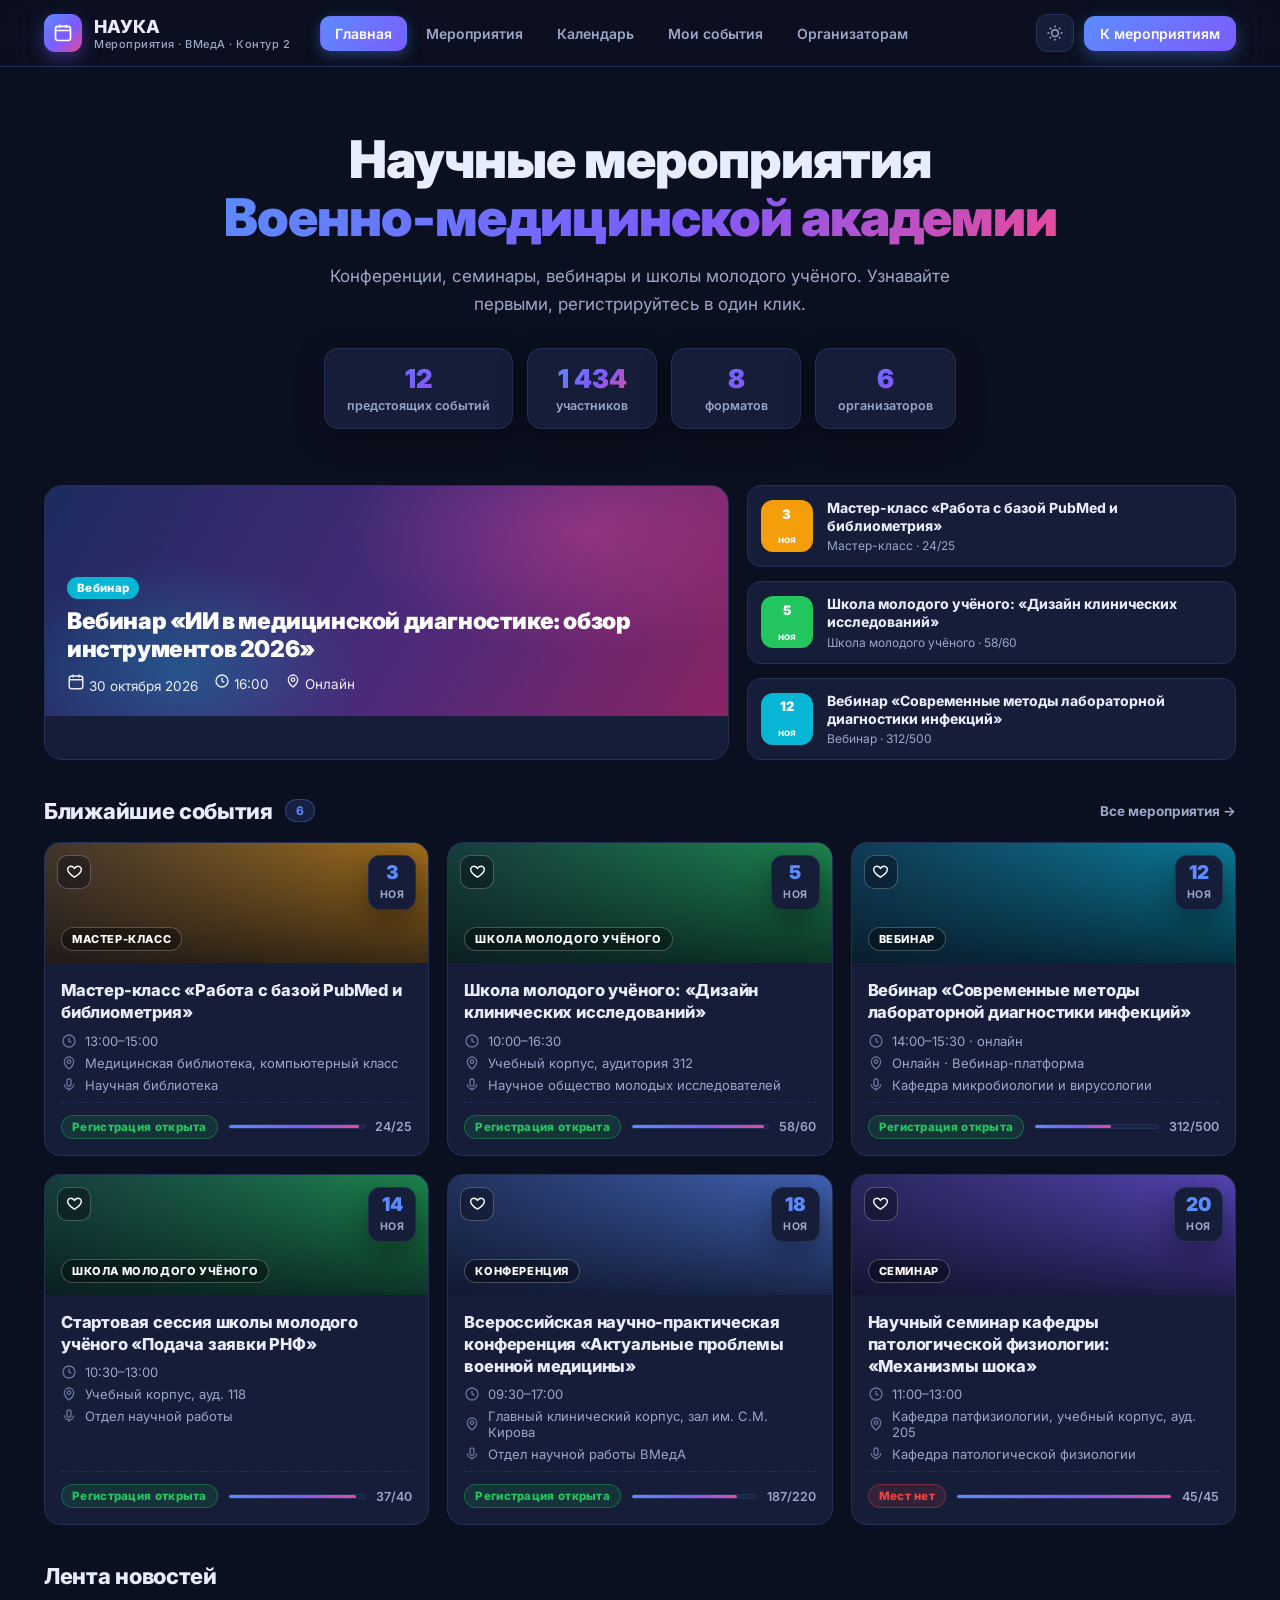
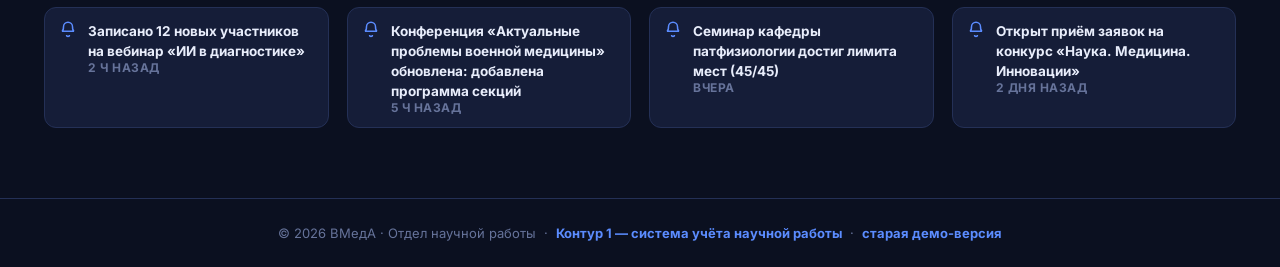
<file: public/index.html>
<!DOCTYPE html>
<html lang="ru" data-theme="dark">
<head>
<meta charset="UTF-8">
<meta name="viewport" content="width=device-width, initial-scale=1.0">
<title>Научные мероприятия — ВМедА | Контур 2</title>
<meta name="description" content="Единый календарь научных мероприятий Военно-медицинской академии: конференции, семинары, вебинары, школы молодого учёного. Онлайн-регистрация.">
<link rel="preconnect" href="https://fonts.googleapis.com">
<link href="https://fonts.googleapis.com/css2?family=Inter:wght@400;600;700;800;900&display=swap" rel="stylesheet">
<link rel="stylesheet" href="css/style.css">
<link rel="icon" href="data:image/svg+xml,<svg xmlns='http://www.w3.org/2000/svg' viewBox='0 0 24 24'><text y='20' font-size='20'>🔬</text></svg>">
</head>
<body>
<header class="hdr"><div class="hdr-in">
  <a class="logo" onclick="go('home')" style="cursor:pointer">
    <span class="logo-ic"><svg width="20" height="20" viewBox="0 0 24 24" fill="none" stroke="currentColor" stroke-width="2"><rect x="3" y="4" width="18" height="17" rx="3"/><path d="M8 2v4M16 2v4M3 9h18"/></svg></span>
    <span>НАУКА<small>Мероприятия · ВМедА · Контур 2</small></span>
  </a>
  <nav class="nav" id="nav"></nav>
  <div class="hdr-r">
    <button class="icobtn" id="themeBtn" title="Сменить тему"></button>
    <button class="btn pri" onclick="go('all')">К мероприятиям</button>
  </div>
</div></header>

<main id="main"></main>

<footer class="ft">© 2026 ВМедА · Отдел научной работы &nbsp;·&nbsp; <a href="https://nauka-sistem-patfiz.waw0.amvera.tech" target="_blank">Контур 1 — система учёта научной работы</a> &nbsp;·&nbsp; <a href="assets/legacy-demo.html">старая демо-версия</a></footer>

<div class="ovl" id="ovl"><div id="modal"></div></div>
<div class="toasts" id="toasts"></div>

<script src="js/data.js"></script>
<script src="js/app.js"></script>
</body>
</html>
</file>
<file: public/css/style.css>
/* ============================================================
   НАУКА · Мероприятия — дизайн-система (единая с Контуром 1)
   ============================================================ */
:root{
  --bg:#0b1020; --bg2:#111832; --panel:#151d38; --panel2:#1a2444;
  --line:#243056; --line2:#2e3b66;
  --txt:#e8edfb; --txt2:#9aa7c7; --txt3:#66739a;
  --acc:#5b8cff; --acc2:#7c5cff; --gr:#22c55e; --am:#f59e0b; --rd:#ef4444; --cy:#06b6d4; --pk:#ec4899;
  --grad:linear-gradient(135deg,#5b8cff,#7c5cff 55%,#ec4899);
  --r:14px; --sh:0 10px 30px rgba(0,0,0,.35);
  --font:'Inter',system-ui,-apple-system,'Segoe UI',Roboto,sans-serif;
}
[data-theme="light"]{
  --bg:#f2f5fb; --bg2:#ffffff; --panel:#ffffff; --panel2:#f6f8fd;
  --line:#e2e8f4; --line2:#cfd9ec;
  --txt:#141a2e; --txt2:#4d5b7c; --txt3:#8b97b3;
  --sh:0 10px 30px rgba(20,40,90,.08);
}
*{box-sizing:border-box;margin:0;padding:0}
html{scroll-behavior:smooth}
body{font-family:var(--font);background:var(--bg);color:var(--txt);min-height:100vh;transition:background .3s,color .3s;-webkit-font-smoothing:antialiased}
button,input,select,textarea{font-family:inherit;font-size:inherit;color:inherit}
a{color:inherit;text-decoration:none}
::selection{background:rgba(91,140,255,.35)}

/* ---------- Header ---------- */
.hdr{position:sticky;top:0;z-index:50;background:color-mix(in srgb,var(--bg) 82%,transparent);backdrop-filter:blur(14px);border-bottom:1px solid var(--line)}
.hdr-in{max-width:1240px;margin:0 auto;display:flex;align-items:center;gap:18px;padding:14px 24px}
.logo{display:flex;align-items:center;gap:12px;font-weight:800;font-size:18px;letter-spacing:.3px}
.logo-ic{width:38px;height:38px;border-radius:11px;background:var(--grad);display:grid;place-items:center;color:#fff;box-shadow:0 6px 18px rgba(124,92,255,.4)}
.logo small{display:block;font-size:11px;font-weight:500;color:var(--txt2);letter-spacing:.5px}
.nav{display:flex;gap:4px;margin-left:12px;flex-wrap:wrap}
.nav a{padding:8px 14px;border-radius:10px;font-size:14px;font-weight:600;color:var(--txt2);cursor:pointer;transition:.2s;border:1px solid transparent}
.nav a:hover{color:var(--txt);background:var(--panel2)}
.nav a.on{color:#fff;background:linear-gradient(135deg,var(--acc),var(--acc2));box-shadow:0 4px 14px rgba(91,140,255,.35)}
.hdr-r{margin-left:auto;display:flex;gap:10px;align-items:center}
.btn{display:inline-flex;align-items:center;gap:8px;padding:9px 16px;border-radius:11px;border:1px solid var(--line2);background:var(--panel);color:var(--txt);font-weight:600;font-size:14px;cursor:pointer;transition:.2s;white-space:nowrap}
.btn:hover{border-color:var(--acc);transform:translateY(-1px)}
.btn.pri{background:linear-gradient(135deg,var(--acc),var(--acc2));border:none;color:#fff;box-shadow:0 6px 18px rgba(91,140,255,.35)}
.btn.pri:hover{filter:brightness(1.1)}
.icobtn{width:38px;height:38px;border-radius:11px;border:1px solid var(--line);background:var(--panel);display:grid;place-items:center;cursor:pointer;transition:.2s;color:var(--txt2)}
.icobtn:hover{color:var(--txt);border-color:var(--acc)}

/* ---------- Hero ---------- */
.hero{position:relative;overflow:hidden;padding:64px 24px 56px;text-align:center}
.hero::before{content:"";position:absolute;inset:-40% -20% auto;background:radial-gradient(600px 320px at 30% 20%,rgba(91,140,255,.28),transparent 60%),radial-gradient(600px 320px at 70% 10%,rgba(236,72,153,.2),transparent 60%),radial-gradient(500px 300px at 50% 60%,rgba(124,92,255,.18),transparent 60%);pointer-events:none}
.hero h1{font-size:clamp(30px,4.6vw,52px);font-weight:900;line-height:1.12;letter-spacing:-1px;position:relative}
.hero h1 .gr{background:var(--grad);-webkit-background-clip:text;background-clip:text;color:transparent}
.hero p{max-width:640px;margin:16px auto 0;color:var(--txt2);font-size:17px;line-height:1.6;position:relative}
.hero-stats{display:flex;gap:14px;justify-content:center;flex-wrap:wrap;margin-top:30px;position:relative}
.hstat{background:var(--panel);border:1px solid var(--line);border-radius:var(--r);padding:14px 22px;min-width:130px;box-shadow:var(--sh)}
.hstat b{display:block;font-size:26px;font-weight:900;background:var(--grad);-webkit-background-clip:text;background-clip:text;color:transparent}
.hstat span{font-size:12.5px;color:var(--txt2);font-weight:600}

/* ---------- Toolbar ---------- */
.wrap{max-width:1240px;margin:0 auto;padding:0 24px 70px}
.tbar{display:flex;gap:12px;align-items:center;flex-wrap:wrap;margin:8px 0 22px}
.search{flex:1;min-width:240px;display:flex;align-items:center;gap:10px;background:var(--panel);border:1px solid var(--line);border-radius:12px;padding:0 14px;transition:.2s}
.search:focus-within{border-color:var(--acc);box-shadow:0 0 0 3px rgba(91,140,255,.18)}
.search input{flex:1;background:none;border:none;outline:none;padding:11px 0;color:var(--txt)}
.search svg{color:var(--txt3);flex:none}
.chips{display:flex;gap:8px;flex-wrap:wrap}
.chip{padding:8px 14px;border-radius:99px;border:1px solid var(--line);background:var(--panel);font-size:13px;font-weight:600;color:var(--txt2);cursor:pointer;transition:.2s;display:inline-flex;gap:6px;align-items:center}
.chip:hover{border-color:var(--acc);color:var(--txt)}
.chip.on{background:linear-gradient(135deg,var(--acc),var(--acc2));border-color:transparent;color:#fff}
.chip i{width:8px;height:8px;border-radius:50%;background:currentColor;opacity:.85}
.sel{background:var(--panel);border:1px solid var(--line);border-radius:11px;padding:9px 12px;font-size:13.5px;font-weight:600;color:var(--txt2);outline:none;cursor:pointer}

/* ---------- Sections ---------- */
.sec-t{display:flex;align-items:center;gap:12px;margin:38px 0 18px}
.sec-t h2{font-size:22px;font-weight:800;letter-spacing:-.3px}
.sec-t .cnt{font-size:12px;font-weight:700;color:var(--acc);background:rgba(91,140,255,.14);border:1px solid rgba(91,140,255,.3);padding:3px 10px;border-radius:99px}
.sec-t .more{margin-left:auto;font-size:13.5px;font-weight:700;color:var(--txt2);cursor:pointer}
.sec-t .more:hover{color:var(--acc)}

/* ---------- Event card ---------- */
.grid{display:grid;grid-template-columns:repeat(auto-fill,minmax(330px,1fr));gap:18px}
.ev{background:var(--panel);border:1px solid var(--line);border-radius:16px;overflow:hidden;cursor:pointer;transition:.25s;display:flex;flex-direction:column;position:relative}
.ev:hover{transform:translateY(-4px);border-color:var(--acc);box-shadow:var(--sh)}
.ev-cover{height:120px;position:relative;display:flex;align-items:flex-end;padding:12px 16px;background-size:cover}
.ev-cover::after{content:"";position:absolute;inset:0;background:linear-gradient(180deg,rgba(5,8,20,.05),rgba(5,8,20,.72))}
.ev-type{position:relative;z-index:2;font-size:11px;font-weight:800;letter-spacing:.6px;text-transform:uppercase;color:#fff;background:rgba(0,0,0,.35);backdrop-filter:blur(6px);padding:4px 10px;border-radius:99px;border:1px solid rgba(255,255,255,.25)}
.ev-date{position:absolute;top:12px;right:12px;z-index:2;background:var(--panel);border:1px solid var(--line);border-radius:12px;padding:7px 11px;text-align:center;box-shadow:var(--sh)}
.ev-date b{display:block;font-size:19px;font-weight:900;line-height:1;color:var(--acc)}
.ev-date span{font-size:10.5px;font-weight:700;color:var(--txt2);text-transform:uppercase;letter-spacing:.5px}
.ev-body{padding:16px;display:flex;flex-direction:column;gap:9px;flex:1}
.ev h3{font-size:16.5px;font-weight:800;line-height:1.35;letter-spacing:-.2px}
.ev-meta{display:flex;flex-direction:column;gap:6px;font-size:13px;color:var(--txt2)}
.ev-meta div{display:flex;gap:8px;align-items:center}
.ev-meta svg{color:var(--txt3);flex:none}
.ev-foot{margin-top:auto;padding-top:12px;display:flex;align-items:center;gap:10px;border-top:1px dashed var(--line)}
.seats{font-size:12.5px;color:var(--txt2);font-weight:600}
.bar{height:5px;border-radius:99px;background:var(--panel2);flex:1;overflow:hidden;border:1px solid var(--line)}
.bar i{display:block;height:100%;background:var(--grad);border-radius:99px}
.badge{display:inline-flex;align-items:center;gap:6px;font-size:11.5px;font-weight:800;padding:4px 10px;border-radius:99px;letter-spacing:.3px}
.badge.open{color:var(--gr);background:rgba(34,197,94,.13);border:1px solid rgba(34,197,94,.35)}
.badge.soon{color:var(--am);background:rgba(245,158,11,.13);border:1px solid rgba(245,158,11,.35)}
.badge.full{color:var(--rd);background:rgba(239,68,68,.13);border:1px solid rgba(239,68,68,.35)}
.badge.live{color:#fff;background:linear-gradient(135deg,var(--pk),var(--rd));animation:pulse 1.6s infinite}
@keyframes pulse{50%{opacity:.7}}
.fav{position:absolute;top:12px;left:12px;z-index:3;width:34px;height:34px;border-radius:10px;border:1px solid rgba(255,255,255,.25);background:rgba(5,8,20,.4);backdrop-filter:blur(6px);display:grid;place-items:center;color:#fff;cursor:pointer;transition:.2s}
.fav:hover{transform:scale(1.08)}
.fav.on{background:var(--pk);border-color:var(--pk)}

/* ---------- Featured row ---------- */
.feat{display:grid;grid-template-columns:1.4fr 1fr;gap:18px}
.feat-big{border-radius:18px;overflow:hidden;border:1px solid var(--line);background:var(--panel);position:relative;cursor:pointer;transition:.25s}
.feat-big:hover{transform:translateY(-3px);box-shadow:var(--sh);border-color:var(--acc)}
.feat-bg{height:230px;background:linear-gradient(120deg,#1c2b5e,#4b2a7a 55%,#8a2464);position:relative;display:flex;align-items:flex-end}
.feat-bg::before{content:"";position:absolute;inset:0;background:radial-gradient(400px 200px at 80% 20%,rgba(236,72,153,.35),transparent 60%),radial-gradient(300px 180px at 20% 80%,rgba(6,182,212,.3),transparent 60%)}
.feat-bg .inner{position:relative;padding:22px;color:#fff;width:100%}
.feat-bg h3{font-size:23px;font-weight:900;letter-spacing:-.4px;margin-top:8px}
.feat-side{display:flex;flex-direction:column;gap:14px}
.mini{display:flex;gap:14px;background:var(--panel);border:1px solid var(--line);border-radius:14px;padding:13px;cursor:pointer;transition:.2s;align-items:center}
.mini:hover{border-color:var(--acc);transform:translateX(3px)}
.mini .sq{width:52px;height:52px;border-radius:12px;flex:none;display:grid;place-items:center;font-weight:900;color:#fff;font-size:13px;text-align:center;line-height:1.1}
.mini h4{font-size:14px;font-weight:750;line-height:1.3}
.mini p{font-size:12px;color:var(--txt2);margin-top:3px}

/* ---------- Calendar ---------- */
.cal{background:var(--panel);border:1px solid var(--line);border-radius:16px;padding:18px}
.cal-grid{display:grid;grid-template-columns:repeat(7,1fr);gap:6px}
.cal-dow{text-align:center;font-size:11px;font-weight:800;color:var(--txt3);text-transform:uppercase;padding:6px 0}
.cal-d{min-height:64px;border-radius:10px;border:1px solid transparent;padding:6px;font-size:13px;color:var(--txt2);position:relative;transition:.15s}
.cal-d.out{opacity:.32}
.cal-d.today{border-color:var(--acc);background:rgba(91,140,255,.08)}
.cal-d.has{cursor:pointer;border-color:var(--line);background:var(--panel2)}
.cal-d.has:hover{border-color:var(--acc);color:var(--txt)}
.cal-d b{font-weight:700;color:var(--txt)}
.cal-d .dots{display:flex;gap:3px;margin-top:5px;flex-wrap:wrap}
.cal-d .dot{width:7px;height:7px;border-radius:50%}

/* ---------- Modal ---------- */
.ovl{position:fixed;inset:0;background:rgba(4,7,18,.66);backdrop-filter:blur(6px);z-index:100;display:none;align-items:center;justify-content:center;padding:20px}
.ovl.on{display:flex}
.modal{width:min(720px,100%);max-height:88vh;overflow:auto;background:var(--bg2);border:1px solid var(--line2);border-radius:20px;box-shadow:0 30px 80px rgba(0,0,0,.5);animation:pop .25s ease}
@keyframes pop{from{transform:translateY(18px) scale(.97);opacity:0}}
.m-hero{height:170px;position:relative;display:flex;align-items:flex-end;padding:18px 24px;background-size:cover}
.m-hero::after{content:"";position:absolute;inset:0;background:linear-gradient(180deg,transparent 20%,var(--bg2))}
.m-close{position:absolute;top:14px;right:14px;z-index:5}
.m-body{padding:22px 26px 26px}
.m-body h2{font-size:24px;font-weight:900;letter-spacing:-.5px;line-height:1.25}
.m-tags{display:flex;gap:8px;flex-wrap:wrap;margin:12px 0 16px}
.m-info{display:grid;grid-template-columns:repeat(auto-fit,minmax(190px,1fr));gap:12px;margin:16px 0}
.m-cell{background:var(--panel);border:1px solid var(--line);border-radius:12px;padding:12px 14px;display:flex;gap:11px;align-items:center}
.m-cell svg{color:var(--acc);flex:none}
.m-cell span{display:block;font-size:11px;color:var(--txt3);font-weight:700;text-transform:uppercase;letter-spacing:.5px}
.m-cell b{font-size:14px;font-weight:700}
.m-desc{color:var(--txt2);line-height:1.65;font-size:14.5px;margin:8px 0 18px}
.speakers{display:flex;gap:10px;flex-wrap:wrap;margin-bottom:20px}
.spk{display:flex;align-items:center;gap:10px;background:var(--panel);border:1px solid var(--line);border-radius:99px;padding:6px 14px 6px 6px}
.av{width:34px;height:34px;border-radius:50%;background:var(--grad);display:grid;place-items:center;color:#fff;font-weight:800;font-size:13px;flex:none}
.spk b{font-size:13.5px}.spk span{display:block;font-size:11.5px;color:var(--txt2)}
.m-actions{display:flex;gap:12px;align-items:center;flex-wrap:wrap;border-top:1px solid var(--line);padding-top:18px}

/* ---------- Forms ---------- */
.field{margin-bottom:14px}
.field label{display:block;font-size:12.5px;font-weight:700;color:var(--txt2);margin-bottom:6px;letter-spacing:.2px}
.field input,.field select,.field textarea{width:100%;background:var(--panel);border:1px solid var(--line);border-radius:11px;padding:11px 14px;outline:none;transition:.2s;color:var(--txt)}
.field input:focus,.field select:focus,.field textarea:focus{border-color:var(--acc);box-shadow:0 0 0 3px rgba(91,140,255,.15)}
.field textarea{resize:vertical;min-height:90px}
.frow{display:grid;grid-template-columns:1fr 1fr;gap:14px}
.err{color:var(--rd);font-size:12px;margin-top:4px;display:none}
.field.bad input,.field.bad select{border-color:var(--rd)}
.field.bad .err{display:block}

/* ---------- Toast ---------- */
.toasts{position:fixed;bottom:22px;right:22px;z-index:200;display:flex;flex-direction:column;gap:10px}
.toast{background:var(--panel);border:1px solid var(--line2);border-left:4px solid var(--gr);border-radius:12px;padding:13px 18px;box-shadow:var(--sh);display:flex;gap:11px;align-items:center;min-width:260px;animation:tin .3s ease;font-weight:600;font-size:14px}
.toast.err{border-left-color:var(--rd)}
.toast.info{border-left-color:var(--acc)}
@keyframes tin{from{transform:translateX(30px);opacity:0}}

/* ---------- Empty / footer ---------- */
.empty{text-align:center;padding:60px 20px;color:var(--txt2)}
.empty svg{color:var(--txt3);margin-bottom:12px}
.ft{border-top:1px solid var(--line);padding:26px 24px;text-align:center;color:var(--txt3);font-size:13px}
.ft a{color:var(--acc);font-weight:700}

/* ---------- Reveal ---------- */
.rv{opacity:0;transform:translateY(14px);transition:.5s ease}
.rv.in{opacity:1;transform:none}

/* ---------- Responsive ---------- */
@media(max-width:980px){.feat{grid-template-columns:1fr}.nav{display:none}}
@media(max-width:640px){.hdr-in{padding:12px 16px}.wrap{padding:0 16px 60px}.hero{padding:44px 16px 40px}.frow{grid-template-columns:1fr}.m-body{padding:18px}.grid{grid-template-columns:1fr}}
</file>
